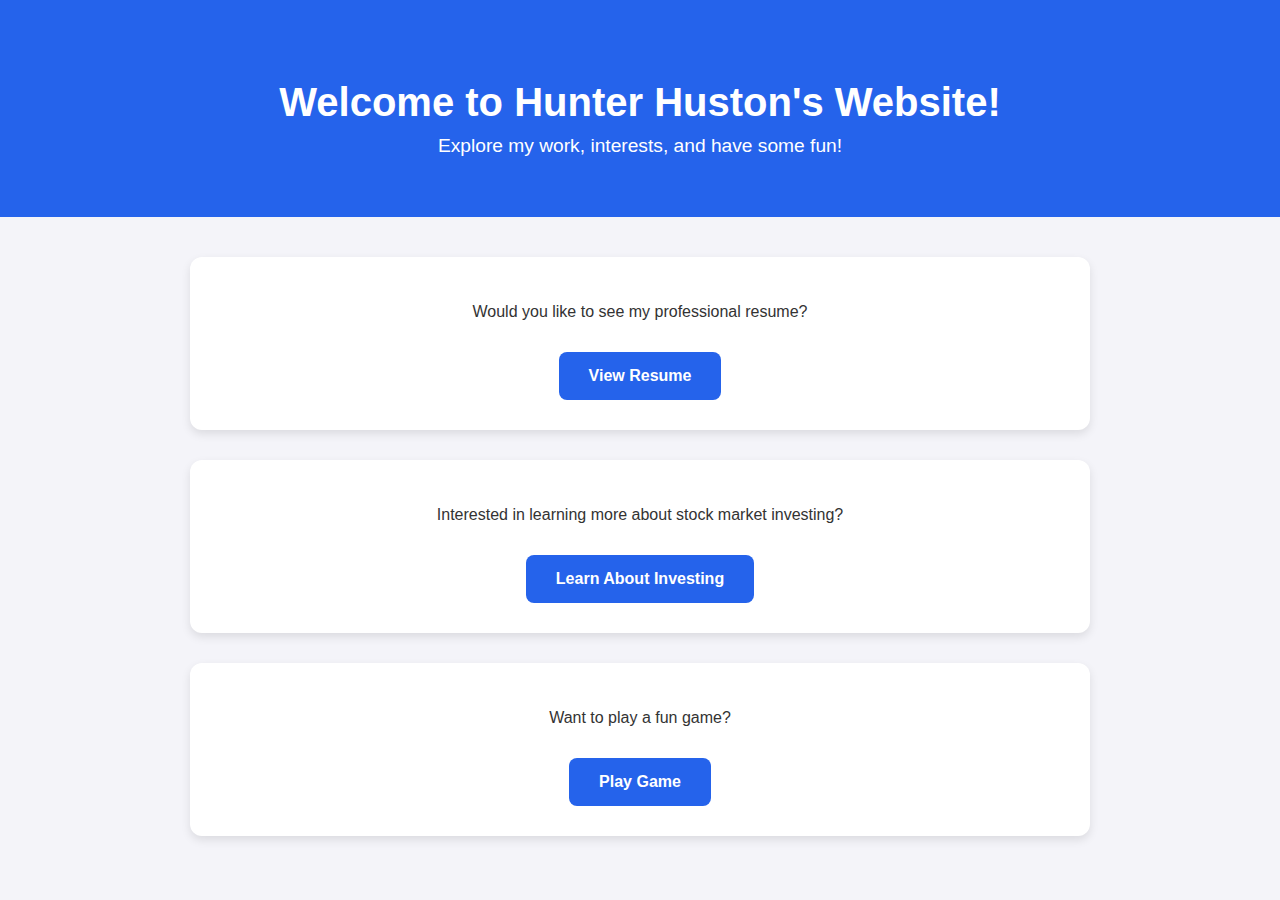
<file: index.html>
<!DOCTYPE html>
<html lang="en">
<head>
  <meta charset="UTF-8">
  <meta name="viewport" content="width=device-width, initial-scale=1.0">
  <title>Hunter Huston's Website</title>
  <style>
    /* Base Styles */
    body {
      font-family: 'Segoe UI', Tahoma, Geneva, Verdana, sans-serif;
      background: #f4f4f9;
      color: #333;
      margin: 0;
      padding: 0;
    }

    /* Header */
    header {
      background-color: #2563eb;
      color: white;
      text-align: center;
      padding: 80px 20px 60px 20px;
    }
    header h1 {
      margin: 0 0 10px 0;
      font-size: 2.5em;
    }
    header p {
      font-size: 1.2em;
      margin: 0;
    }

    /* Main Content */
    main {
      max-width: 900px;
      margin: 40px auto;
      padding: 0 20px;
      display: flex;
      flex-direction: column;
      gap: 30px;
    }

    /* Sections with Buttons */
    .section {
      background: white;
      padding: 30px;
      border-radius: 12px;
      box-shadow: 0 4px 10px rgba(0,0,0,0.1);
      text-align: center;
      transition: transform 0.2s;
    }
    .section:hover {
      transform: translateY(-5px);
    }

    .section a {
      display: inline-block;
      margin-top: 15px;
      padding: 15px 30px;
      font-size: 1em;
      font-weight: bold;
      color: white;
      background-color: #2563eb;
      border-radius: 8px;
      text-decoration: none;
      transition: background-color 0.3s, transform 0.2s;
    }
    .section a:hover {
      background-color: #1d4ed8;
      transform: scale(1.05);
    }
  </style>
</head>
<body>
  <header>
    <h1>Welcome to Hunter Huston's Website!</h1>
    <p>Explore my work, interests, and have some fun!</p>
  </header>

  <main>
    <div class="section">
      <p>Would you like to see my professional resume?</p>
      <a href="resume.html">View Resume</a>
    </div>

    <div class="section">
      <p>Interested in learning more about stock market investing?</p>
      <a href="stock market investing page.html">Learn About Investing</a>
    </div>

    <div class="section">
      <p>Want to play a fun game?</p>
      <a href="game.html">Play Game</a>
    </div>
  </main>
</body>
</html>
</file>
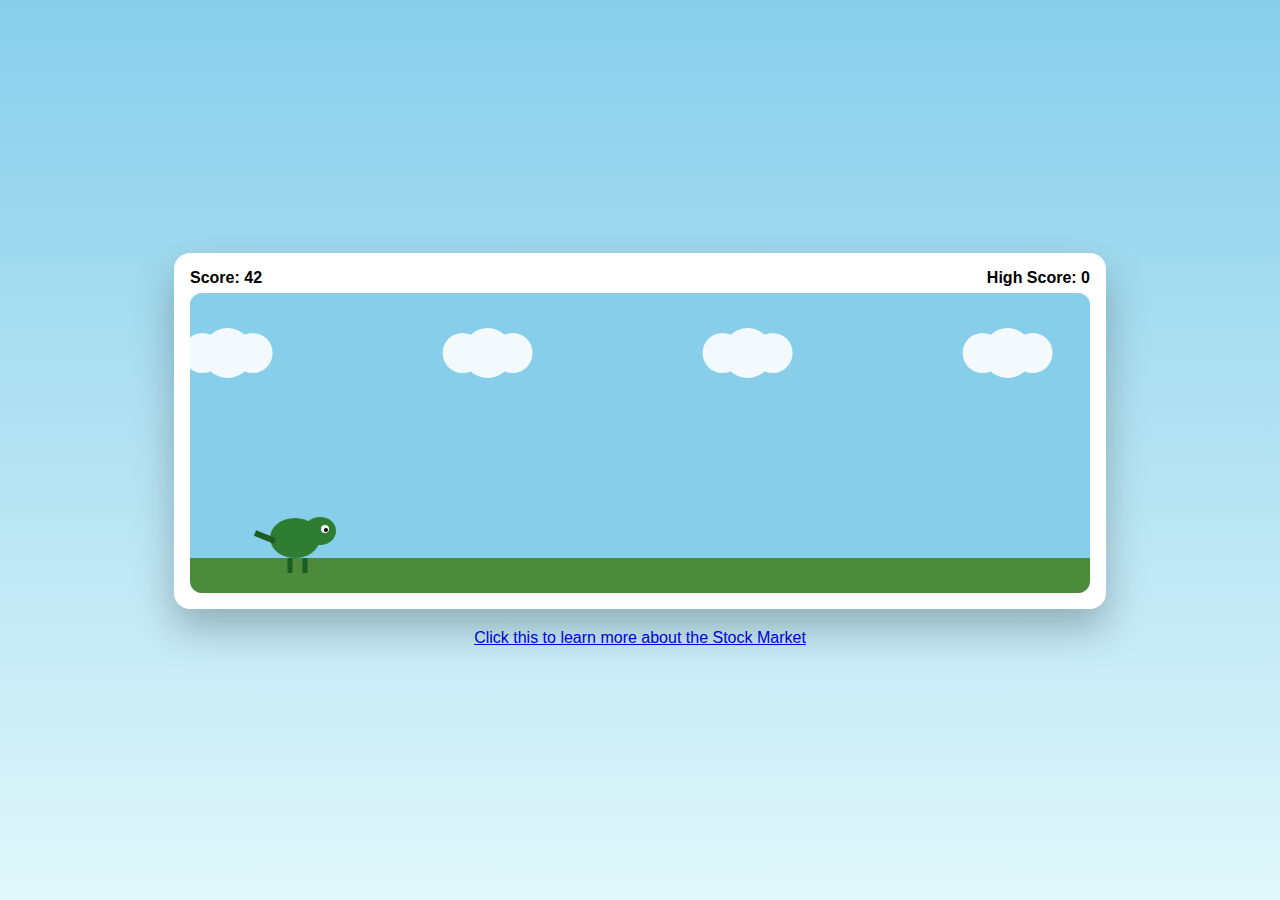
<file: game.html>
<!DOCTYPE html>
<html lang="en">
    
<head>
  <meta charset="UTF-8" />
  <title>Dino Runner</title>
  <meta name="viewport" content="width=device-width, initial-scale=1.0" />

  <style>
    body {
      margin: 0;
      background: linear-gradient(#87ceeb, #e0f7fa);
      font-family: Arial, sans-serif;
      display: flex;
      justify-content: center;
      align-items: center;
      height: 100vh;
    }

    .page-wrapper {
      display: flex;
      flex-direction: column;
      align-items: center;
    }

    .game-container {
      position: relative;
      background: white;
      padding: 16px;
      border-radius: 16px;
      box-shadow: 0 20px 40px rgba(0,0,0,0.25);
    }

    canvas {
      border-radius: 12px;
      background: #c8f7c5;
      display: block;
    }

    .ui {
      display: flex;
      justify-content: space-between;
      margin-bottom: 6px;
      font-weight: bold;
    }

    .overlay {
      position: absolute;
      inset: 0;
      background: rgba(0,0,0,0.7);
      color: white;
      display: none;
      align-items: center;
      justify-content: center;
      flex-direction: column;
      border-radius: 16px;
    }

    .overlay h1 {
      color: #ef4444;
      font-size: 40px;
    }

    .overlay button {
      margin-top: 16px;
      padding: 12px 24px;
      font-size: 18px;
      border: none;
      border-radius: 8px;
      background: #22c55e;
      cursor: pointer;
      font-weight: bold;
    }

    .footer {
      text-align: center;
      margin-top: 20px;
    }
  </style>
</head>

<body>

<div class="page-wrapper">

  <div class="game-container">
    <div class="ui">
      <div id="score">Score: 0</div>
      <div id="high">High Score: 0</div>
    </div>

    <canvas id="game" width="900" height="300"></canvas>

    <div id="failOverlay" class="overlay">
      <h1>LEVEL FAILED</h1>
      <button onclick="location.reload()">Play Again</button>
    </div>
  </div>

  <!-- Link below the game -->
  <div class="footer">
    <a href="stock market investing page.html">Click this to learn more about the Stock Market</a>
  </div>

</div> <!-- end page-wrapper -->

<script>
  const canvas = document.getElementById("game");
  const ctx = canvas.getContext("2d");
  const failOverlay = document.getElementById("failOverlay");

  const scoreEl = document.getElementById("score");
  const highEl = document.getElementById("high");

  let score = 0;
  let highScore = localStorage.getItem("dinoHigh") || 0;
  highEl.textContent = "High Score: " + highScore;

  const groundY = 220;
  const gravity = 0.8;
  let speed = 6;

  let frame = 0;
  let gameOver = false;

  const dino = {
    x: 80,
    y: groundY,
    w: 55,
    h: 45,
    vy: 0,
    jumping: false
  };

  let obstacles = [];

  function drawBackground() {
    ctx.fillStyle = "#87ceeb";
    ctx.fillRect(0, 0, canvas.width, canvas.height);

    ctx.fillStyle = "rgba(255,255,255,0.9)";
    for (let i = 0; i < 4; i++) {
      const x = (frame * 0.3 + i * 260) % canvas.width;
      ctx.beginPath();
      ctx.arc(x, 60, 20, 0, Math.PI * 2);
      ctx.arc(x + 25, 60, 25, 0, Math.PI * 2);
      ctx.arc(x + 50, 60, 20, 0, Math.PI * 2);
      ctx.fill();
    }

    ctx.fillStyle = "#4b8b3b";
    ctx.fillRect(0, groundY + dino.h, canvas.width, canvas.height);
  }

  function drawDino() {
    ctx.fillStyle = "#2e7d32";

    ctx.beginPath();
    ctx.ellipse(dino.x + 25, dino.y + 25, 25, 20, 0, 0, Math.PI * 2);
    ctx.fill();

    ctx.beginPath();
    ctx.ellipse(dino.x + 50, dino.y + 18, 16, 14, 0, 0, Math.PI * 2);
    ctx.fill();

    ctx.strokeStyle = "#1b5e20";
    ctx.lineWidth = 6;
    ctx.beginPath();
    ctx.moveTo(dino.x + 5, dino.y + 28);
    ctx.lineTo(dino.x - 15, dino.y + 20);
    ctx.stroke();

    ctx.lineWidth = 5;
    ctx.beginPath();
    ctx.moveTo(dino.x + 20, dino.y + 45);
    ctx.lineTo(dino.x + 20, dino.y + 60);
    ctx.moveTo(dino.x + 35, dino.y + 45);
    ctx.lineTo(dino.x + 35, dino.y + 60);
    ctx.stroke();

    ctx.fillStyle = "#fff";
    ctx.beginPath();
    ctx.arc(dino.x + 55, dino.y + 16, 4, 0, Math.PI * 2);
    ctx.fill();
    ctx.fillStyle = "#000";
    ctx.beginPath();
    ctx.arc(dino.x + 56, dino.y + 17, 2, 0, Math.PI * 2);
    ctx.fill();
  }

  function spawnObstacle() {
    const r = Math.random();
    if (r < 0.5) {
      obstacles.push({ type: "tree", x: canvas.width, y: groundY, w: 30, h: 40 });
    } else if (r < 0.75) {
      obstacles.push({ type: "bird", x: canvas.width, y: groundY - 40, w: 48, h: 26, wing: 0 });
    } else {
      obstacles.push({ type: "asteroid", x: canvas.width, y: groundY + 20, w: 34, h: 34, rot: Math.random() * Math.PI });
    }
  }

  function drawObstacles() {
    obstacles.forEach(o => {
      if (o.type === "tree") {
        ctx.fillStyle = "#5b3a1e";
        ctx.fillRect(o.x + 10, o.y + 20, 10, o.h);
        ctx.fillStyle = "#166534";
        ctx.beginPath();
        ctx.arc(o.x + 15, o.y + 20, 25, 0, Math.PI * 2);
        ctx.fill();
      }
      if (o.type === "bird") {
        const wing = Math.sin(o.wing) * 10;
        ctx.fillStyle = "#374151";
        ctx.beginPath();
        ctx.ellipse(o.x + 24, o.y + 13, 18, 10, 0, 0, Math.PI * 2);
        ctx.fill();
        ctx.strokeStyle = "#1f2937";
        ctx.lineWidth = 3;
        ctx.beginPath();
        ctx.moveTo(o.x + 10, o.y + 13);
        ctx.lineTo(o.x - 8, o.y + 13 - wing);
        ctx.moveTo(o.x + 38, o.y + 13);
        ctx.lineTo(o.x + 56, o.y + 13 - wing);
        ctx.stroke();
      }
      if (o.type === "asteroid") {
        ctx.save();
        ctx.translate(o.x + o.w / 2, o.y + o.h / 2);
        ctx.rotate(o.rot);
        const g = ctx.createRadialGradient(-6, -6, 4, 0, 0, 20);
        g.addColorStop(0, "#d1d5db");
        g.addColorStop(1, "#6b7280");
        ctx.fillStyle = g;
        ctx.beginPath();
        ctx.arc(0, 0, o.w / 2, 0, Math.PI * 2);
        ctx.fill();
        ctx.restore();
      }
    });
  }

  function update() {
    if (gameOver) return;
    frame++;
    score++;
    scoreEl.textContent = "Score: " + score;

    if (frame % 80 === 0) spawnObstacle();

    drawBackground();

    dino.y += dino.vy;
    dino.vy += gravity;
    if (dino.y >= groundY) {
      dino.y = groundY;
      dino.vy = 0;
      dino.jumping = false;
    }

    obstacles.forEach(o => {
      o.x -= speed;
      if (o.wing !== undefined) o.wing += 0.25;
      if (o.rot !== undefined) o.rot += 0.15;

      if (
        dino.x < o.x + o.w &&
        dino.x + dino.w > o.x &&
        dino.y < o.y + o.h &&
        dino.y + dino.h > o.y
      ) {
        gameOver = true;
        failOverlay.style.display = "flex";
        if (score > highScore) {
          localStorage.setItem("dinoHigh", score);
        }
      }
    });

    obstacles = obstacles.filter(o => o.x + o.w > 0);

    drawDino();
    drawObstacles();

    requestAnimationFrame(update);
  }

  document.addEventListener("keydown", e => {
    if (e.code === "Space" && !dino.jumping) {
      dino.vy = -14;
      dino.jumping = true;
    }
  });

  update();
</script>

</body>
</html>
</file>
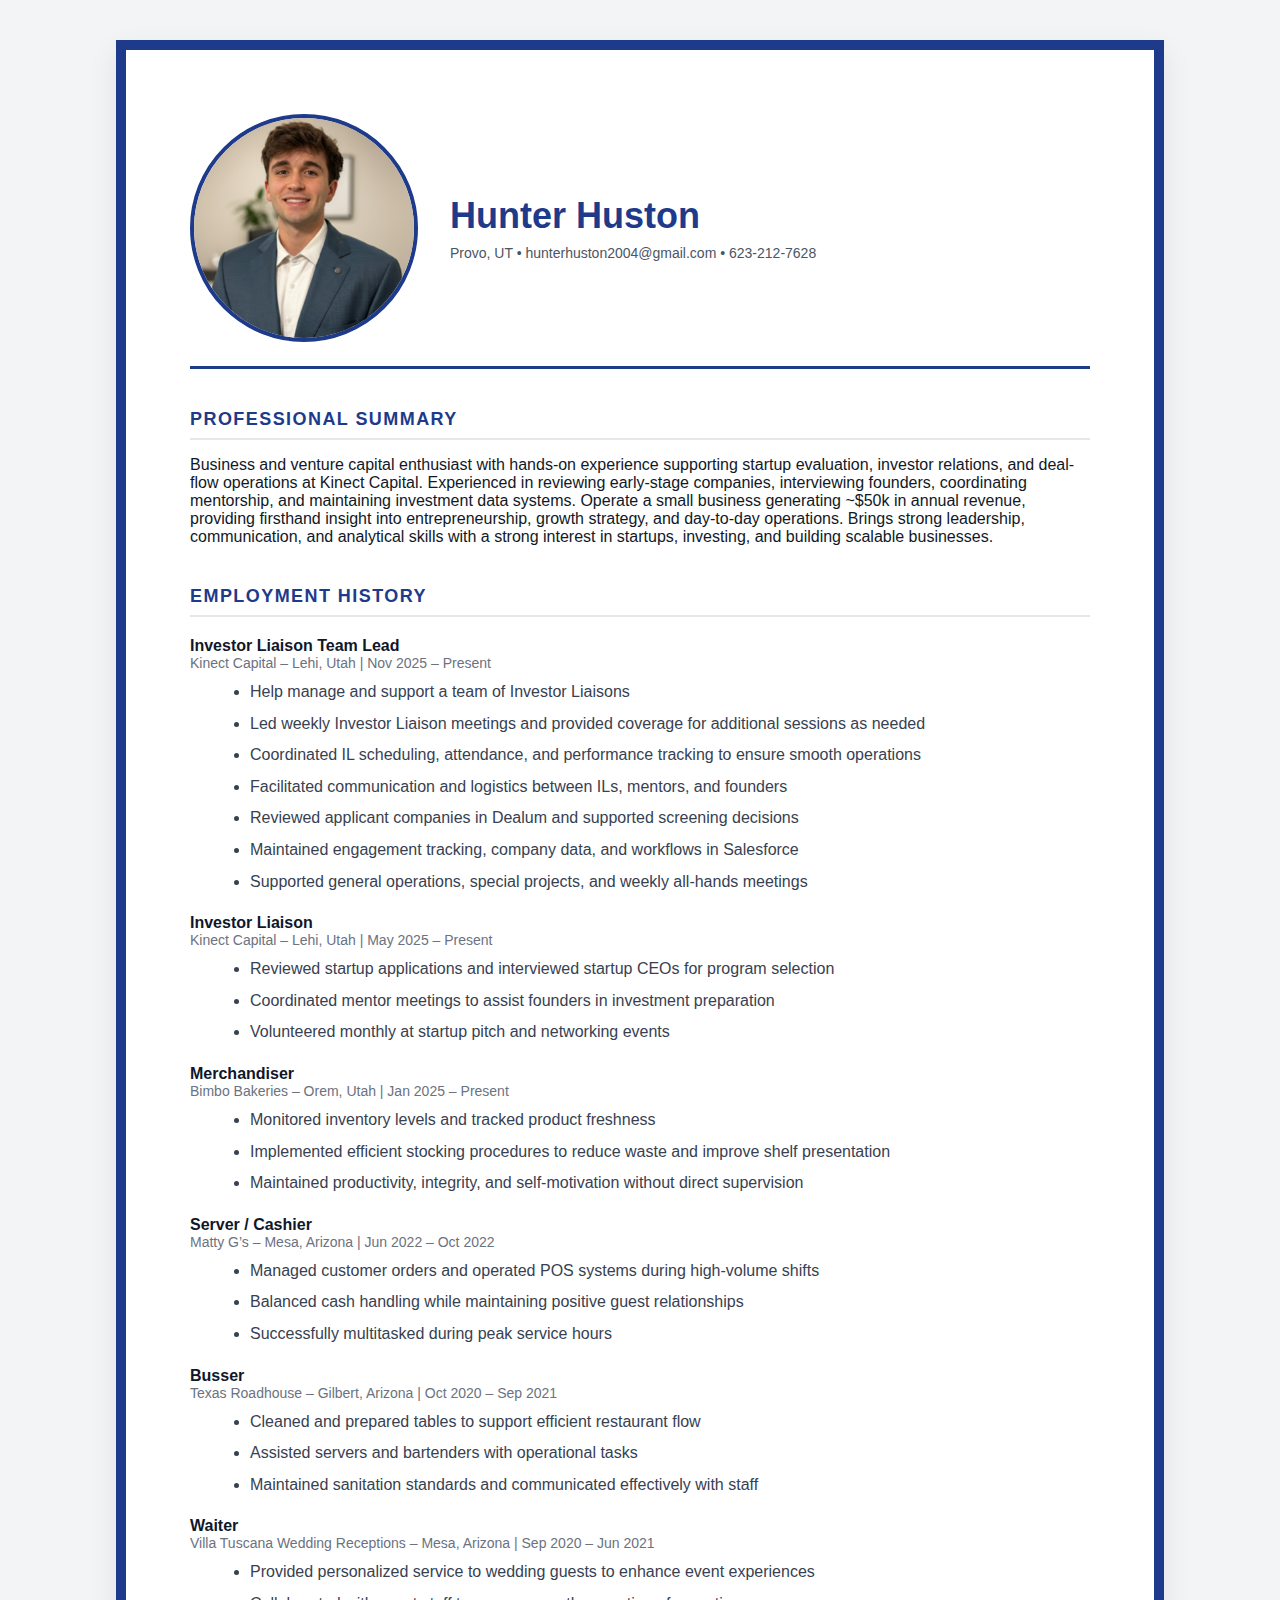
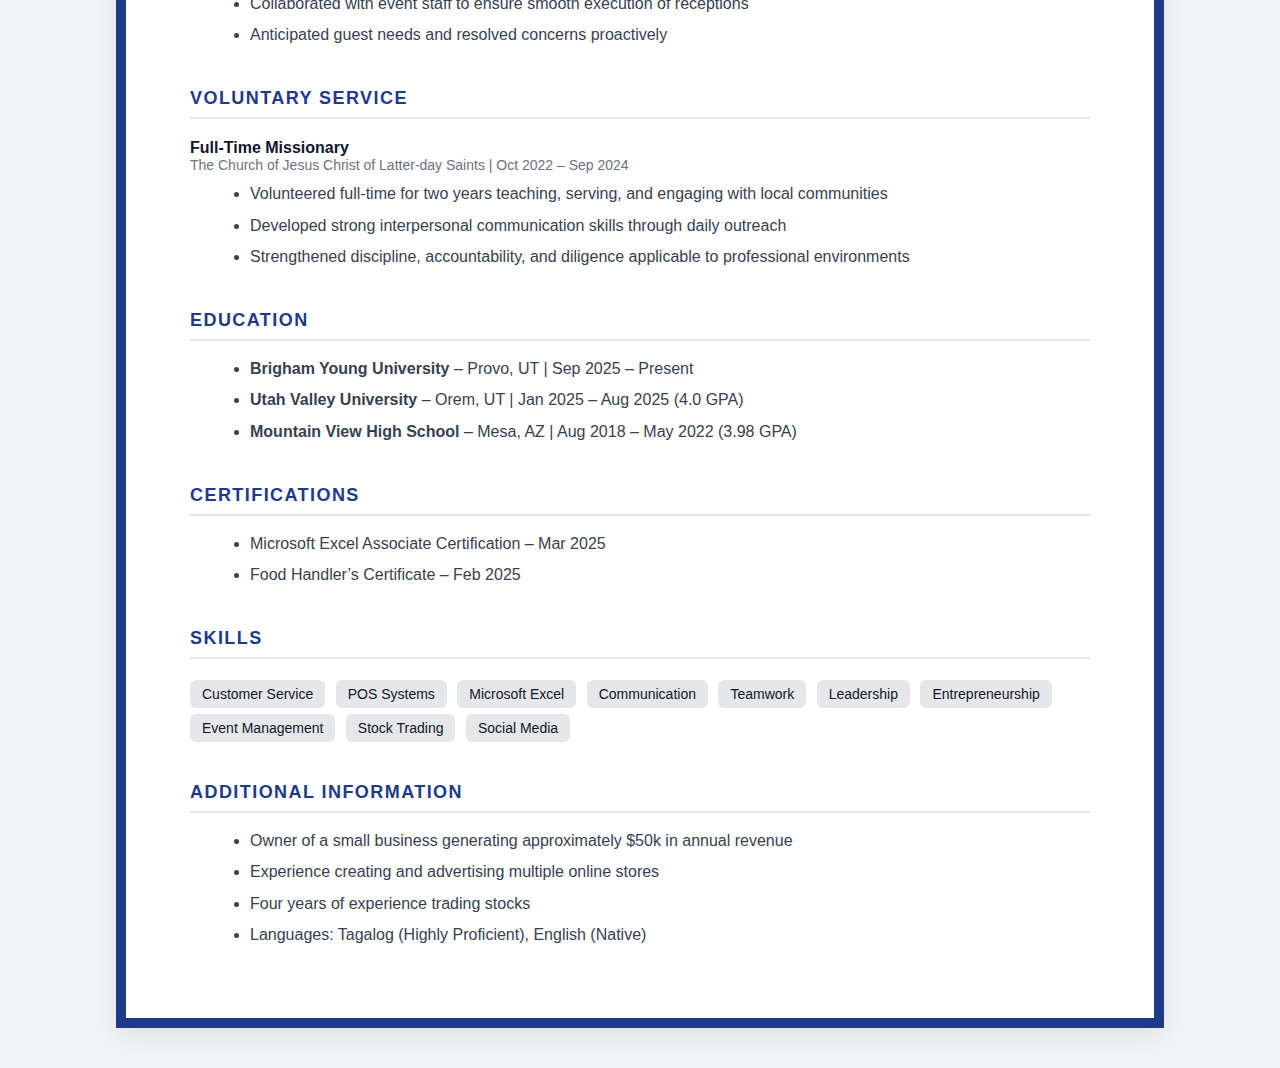
<file: resume.html>
<!DOCTYPE html>
<html lang="en">
<head>
  <meta charset="UTF-8" />
  <meta name="viewport" content="width=device-width, initial-scale=1.0" />
  <title>Hunter Huston – Resume</title>

  <link rel="stylesheet" href="resume.css">

</head>
<body>
  <div class="page">

    <!-- HEADER -->
    <div class="header">
      <img src="images/headshot.png" alt="Hunter Huston headshot" />
      <div>
        <h1>Hunter Huston</h1>
        <div class="contact">
          Provo, UT • hunterhuston2004@gmail.com • 623-212-7628
        </div>
      </div>
    </div>

    <!-- SUMMARY -->
    <div class="section">
      <h2>Professional Summary</h2>
      <p>
        Business and venture capital enthusiast with hands-on experience supporting startup evaluation, investor relations,
        and deal-flow operations at Kinect Capital. Experienced in reviewing early-stage companies, interviewing founders,
        coordinating mentorship, and maintaining investment data systems. Operate a small business generating ~$50k in
        annual revenue, providing firsthand insight into entrepreneurship, growth strategy, and day-to-day operations.
        Brings strong leadership, communication, and analytical skills with a strong interest in startups, investing,
        and building scalable businesses.
      </p>
    </div>

    <!-- EXPERIENCE -->
    <div class="section">
      <h2>Employment History</h2>

      <div class="job">
        <div class="job-title">Investor Liaison Team Lead</div>
        <div class="job-meta">Kinect Capital – Lehi, Utah | Nov 2025 – Present</div>
        <ul>
          <li>Help manage and support a team of Investor Liaisons</li>
          <li>Led weekly Investor Liaison meetings and provided coverage for additional sessions as needed</li>
          <li>Coordinated IL scheduling, attendance, and performance tracking to ensure smooth operations</li>
          <li>Facilitated communication and logistics between ILs, mentors, and founders</li>
          <li>Reviewed applicant companies in Dealum and supported screening decisions</li>
          <li>Maintained engagement tracking, company data, and workflows in Salesforce</li>
          <li>Supported general operations, special projects, and weekly all-hands meetings</li>
        </ul>
      </div>

      <div class="job">
        <div class="job-title">Investor Liaison</div>
        <div class="job-meta">Kinect Capital – Lehi, Utah | May 2025 – Present</div>
        <ul>
          <li>Reviewed startup applications and interviewed startup CEOs for program selection</li>
          <li>Coordinated mentor meetings to assist founders in investment preparation</li>
          <li>Volunteered monthly at startup pitch and networking events</li>
        </ul>
      </div>

      <div class="job">
        <div class="job-title">Merchandiser</div>
        <div class="job-meta">Bimbo Bakeries – Orem, Utah | Jan 2025 – Present</div>
        <ul>
          <li>Monitored inventory levels and tracked product freshness</li>
          <li>Implemented efficient stocking procedures to reduce waste and improve shelf presentation</li>
          <li>Maintained productivity, integrity, and self-motivation without direct supervision</li>
        </ul>
      </div>

      <div class="job">
        <div class="job-title">Server / Cashier</div>
        <div class="job-meta">Matty G’s – Mesa, Arizona | Jun 2022 – Oct 2022</div>
        <ul>
          <li>Managed customer orders and operated POS systems during high-volume shifts</li>
          <li>Balanced cash handling while maintaining positive guest relationships</li>
          <li>Successfully multitasked during peak service hours</li>
        </ul>
      </div>

      <div class="job">
        <div class="job-title">Busser</div>
        <div class="job-meta">Texas Roadhouse – Gilbert, Arizona | Oct 2020 – Sep 2021</div>
        <ul>
          <li>Cleaned and prepared tables to support efficient restaurant flow</li>
          <li>Assisted servers and bartenders with operational tasks</li>
          <li>Maintained sanitation standards and communicated effectively with staff</li>
        </ul>
      </div>

      <div class="job">
        <div class="job-title">Waiter</div>
        <div class="job-meta">Villa Tuscana Wedding Receptions – Mesa, Arizona | Sep 2020 – Jun 2021</div>
        <ul>
          <li>Provided personalized service to wedding guests to enhance event experiences</li>
          <li>Collaborated with event staff to ensure smooth execution of receptions</li>
          <li>Anticipated guest needs and resolved concerns proactively</li>
        </ul>
      </div>
    </div>

    <!-- VOLUNTARY SERVICE -->
    <div class="section">
      <h2>Voluntary Service</h2>
      <div class="job">
        <div class="job-title">Full-Time Missionary</div>
        <div class="job-meta">The Church of Jesus Christ of Latter-day Saints | Oct 2022 – Sep 2024</div>
        <ul>
          <li>Volunteered full-time for two years teaching, serving, and engaging with local communities</li>
          <li>Developed strong interpersonal communication skills through daily outreach</li>
          <li>Strengthened discipline, accountability, and diligence applicable to professional environments</li>
        </ul>
      </div>
    </div>

    <!-- EDUCATION -->
    <div class="section">
      <h2>Education</h2>
      <ul>
        <li><strong>Brigham Young University</strong> – Provo, UT | Sep 2025 – Present</li>
        <li><strong>Utah Valley University</strong> – Orem, UT | Jan 2025 – Aug 2025 (4.0 GPA)</li>
        <li><strong>Mountain View High School</strong> – Mesa, AZ | Aug 2018 – May 2022 (3.98 GPA)</li>
      </ul>
    </div>

    <!-- CERTIFICATIONS -->
    <div class="section">
      <h2>Certifications</h2>
      <ul>
        <li>Microsoft Excel Associate Certification – Mar 2025</li>
        <li>Food Handler’s Certificate – Feb 2025</li>
      </ul>
    </div>

    <!-- SKILLS -->
    <div class="section">
      <h2>Skills</h2>
      <div class="skills">
        <span>Customer Service</span>
        <span>POS Systems</span>
        <span>Microsoft Excel</span>
        <span>Communication</span>
        <span>Teamwork</span>
        <span>Leadership</span>
        <span>Entrepreneurship</span>
        <span>Event Management</span>
        <span>Stock Trading</span>
        <span>Social Media</span>
      </div>
    </div>

    <!-- ADDITIONAL -->
    <div class="section">
      <h2>Additional Information</h2>
      <ul>
        <li>Owner of a small business generating approximately $50k in annual revenue</li>
        <li>Experience creating and advertising multiple online stores</li>
        <li>Four years of experience trading stocks</li>
        <li>Languages: Tagalog (Highly Proficient), English (Native)</li>
      </ul>
    </div>

  </div>
</body>
</html>
</file>
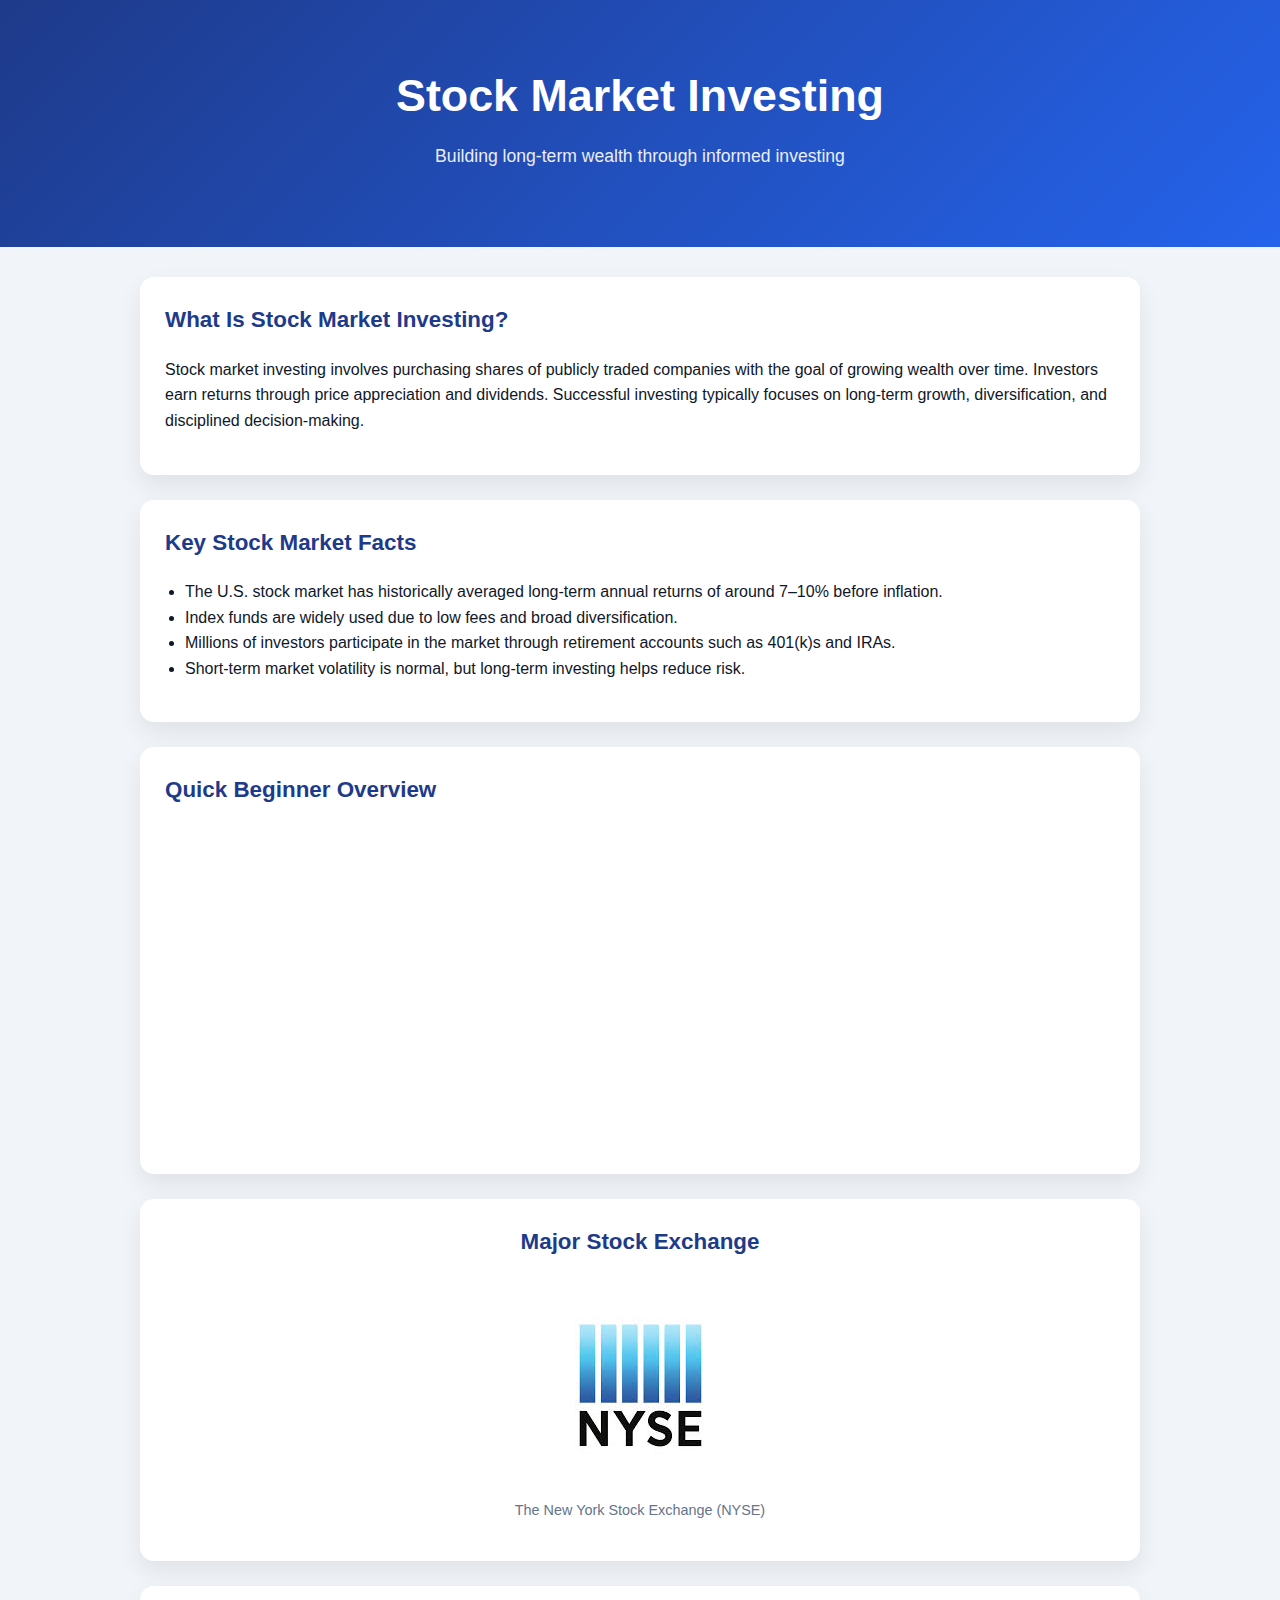
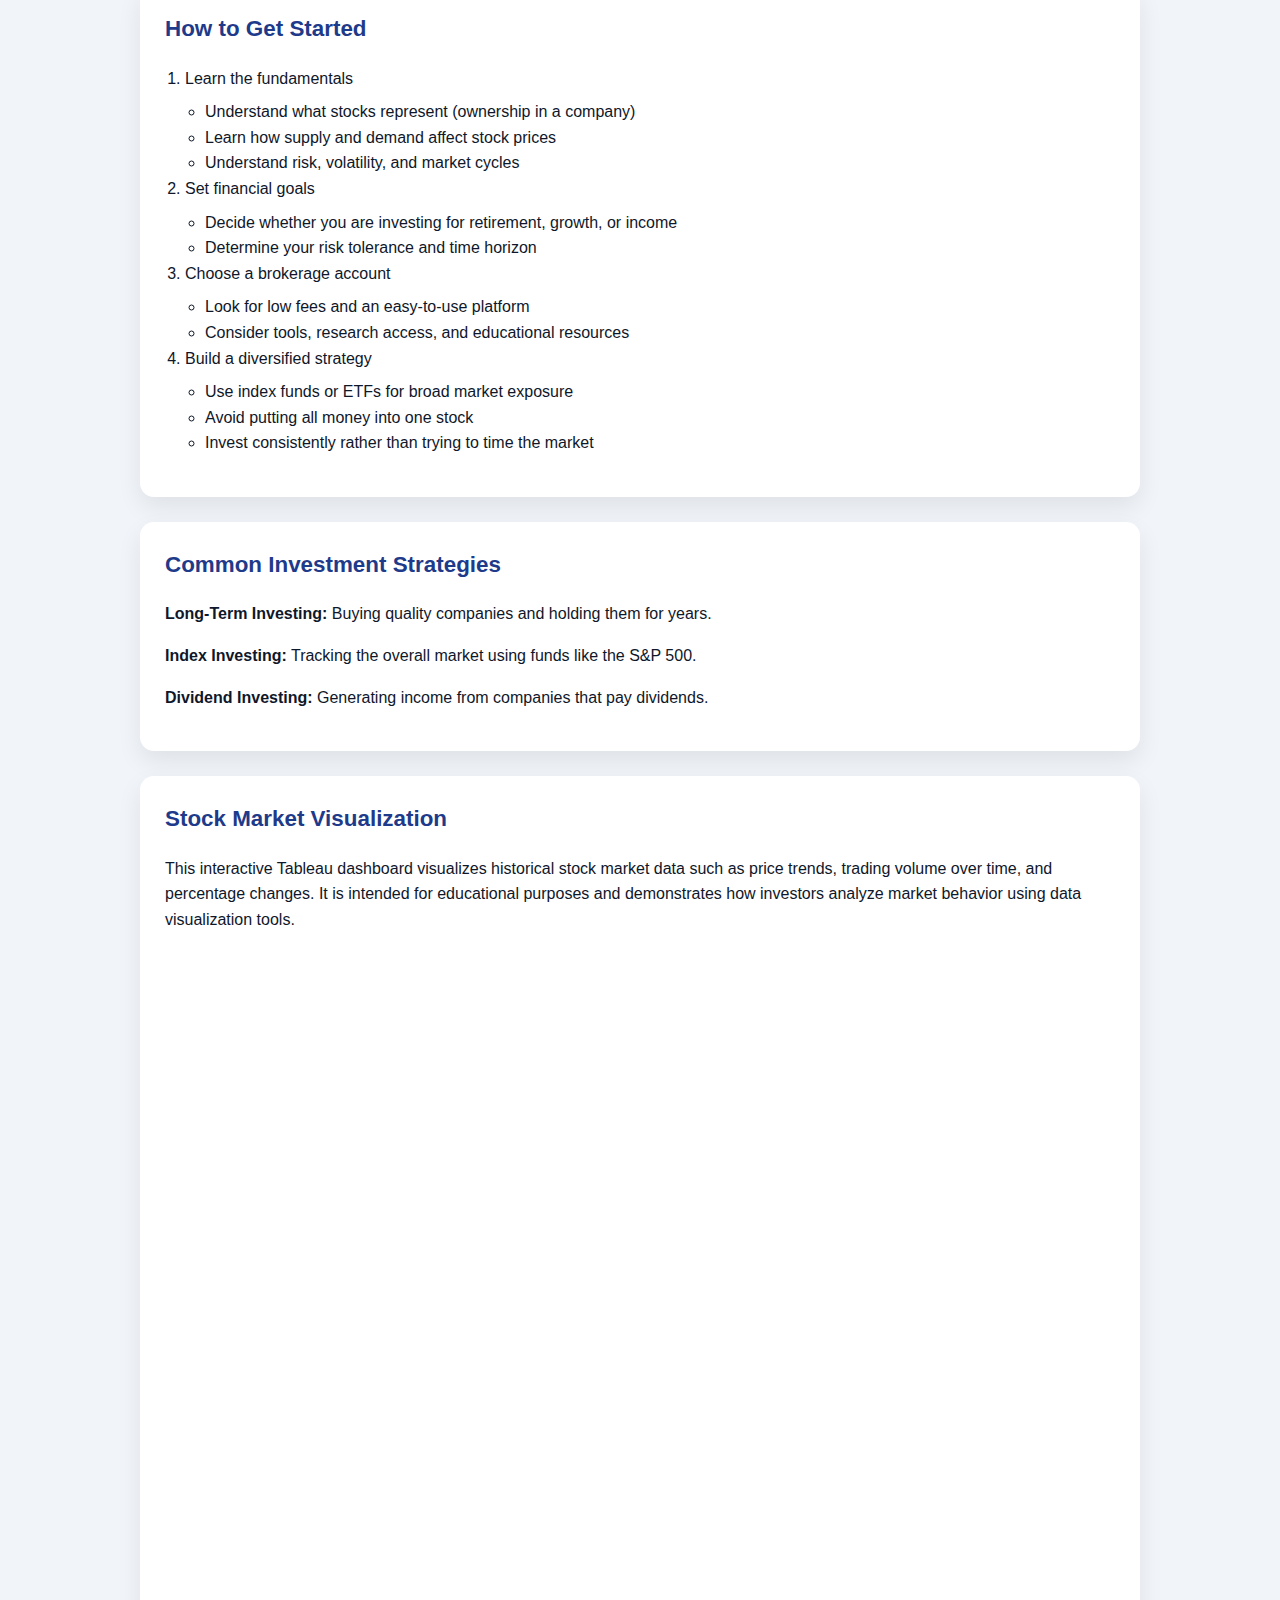
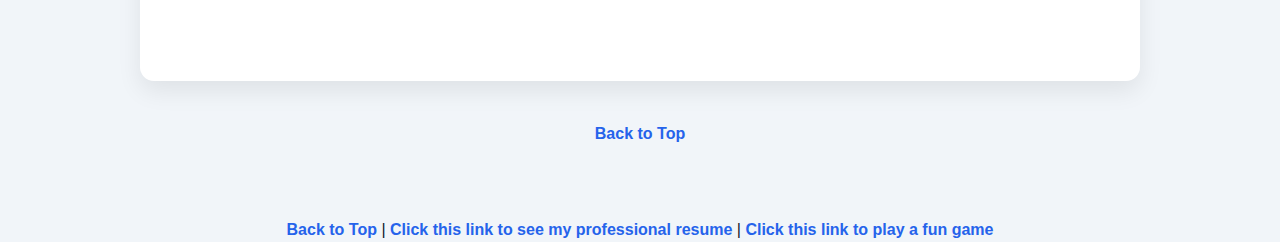
<file: stock market investing page.html>
<!DOCTYPE html>
<html lang="en">
<head>
  <meta charset="UTF-8" />
  <meta name="viewport" content="width=device-width, initial-scale=1.0" />
  <title>Stock Market Investing</title>
  <link rel="stylesheet" href="stockmarket.css">
</head>
<body>

  <!-- Anchor -->
  <a id="top"></a>

  <!-- Hero -->
  <div class="hero">
    <h1>Stock Market Investing</h1>
    <p>Building long-term wealth through informed investing</p>
  </div>

  <!-- Intro -->
  <div class="container">
    <div class="card">
      <h2>What Is Stock Market Investing?</h2>
      <p>
        Stock market investing involves purchasing shares of publicly traded companies with the goal of
        growing wealth over time. Investors earn returns through price appreciation and dividends.
        Successful investing typically focuses on long-term growth, diversification, and disciplined decision-making.
      </p>
    </div>

    <!-- Key Facts -->
    <div class="card">
      <h2>Key Stock Market Facts</h2>
      <ul>
        <li>The U.S. stock market has historically averaged long-term annual returns of around 7–10% before inflation.</li>
        <li>Index funds are widely used due to low fees and broad diversification.</li>
        <li>Millions of investors participate in the market through retirement accounts such as 401(k)s and IRAs.</li>
        <li>Short-term market volatility is normal, but long-term investing helps reduce risk.</li>
      </ul>
    </div>

    <!-- Video -->
    <div class="card">
      <h2>Quick Beginner Overview</h2>
      <iframe
        src="https://www.youtube.com/embed/R4h7fyAU7GA"
        title="Stock Market Investing for Beginners"
        allowfullscreen>
      </iframe>
    </div>

    <!-- Image -->
    <div class="card center">
      <h2>Major Stock Exchange</h2>
     <img src="images/stock market logo.jpg" alt="Stock Market Logo">

      <p class="caption">The New York Stock Exchange (NYSE)</p>
    </div>

    <!-- How to Get Started -->
    <div class="card">
      <h2>How to Get Started</h2>
      <ol>
        <li>Learn the fundamentals
          <ul>
            <li>Understand what stocks represent (ownership in a company)</li>
            <li>Learn how supply and demand affect stock prices</li>
            <li>Understand risk, volatility, and market cycles</li>
          </ul>
        </li>

        <li>Set financial goals
          <ul>
            <li>Decide whether you are investing for retirement, growth, or income</li>
            <li>Determine your risk tolerance and time horizon</li>
          </ul>
        </li>

        <li>Choose a brokerage account
          <ul>
            <li>Look for low fees and an easy-to-use platform</li>
            <li>Consider tools, research access, and educational resources</li>
          </ul>
        </li>

        <li>Build a diversified strategy
          <ul>
            <li>Use index funds or ETFs for broad market exposure</li>
            <li>Avoid putting all money into one stock</li>
            <li>Invest consistently rather than trying to time the market</li>
          </ul>
        </li>
      </ol>
    </div>

    <!-- Strategies -->
    <div class="card">
      <h2>Common Investment Strategies</h2>
      <p><strong>Long-Term Investing:</strong> Buying quality companies and holding them for years.</p>
      <p><strong>Index Investing:</strong> Tracking the overall market using funds like the S&P 500.</p>
      <p><strong>Dividend Investing:</strong> Generating income from companies that pay dividends.</p>
    </div>

    <!-- Tableau -->
    <div class="card">
      <h2>Stock Market Visualization</h2>
      <p>
        This interactive Tableau dashboard visualizes historical stock market data such as price trends,
        trading volume over time, and percentage changes. It is intended for educational purposes and
        demonstrates how investors analyze market behavior using data visualization tools.
      </p>

      <iframe
        src="https://public.tableau.com/views/StockMarketDashboard_16860702252850/StockMarketDashboard?:showVizHome=no"
        class="tableau">
      </iframe>
    </div>

    <!-- Footer -->
    <div class="footer">
      <a href="#top">Back to Top</a>
    </div>
  </div>
  <div class="footer">
  <a href="#top">Back to Top</a> |
  <a href="resume.html">Click this link to see my professional resume</a> |
  <a href="game.html">Click this link to play a fun game</a>
</div>


</body>
</html>
</file>
<file: resume.css>
body {
  margin: 0;
  padding: 40px;
  background: #f3f4f6;
  font-family: "Inter", Arial, Helvetica, sans-serif;
  color: #111827;
}

.page {
  max-width: 900px;
  margin: 0 auto;
  background: #ffffff;
  padding: 64px;
  border: 10px solid #1e3a8a;
  box-shadow: 0 10px 28px rgba(0,0,0,0.08);
}

.header {
  display: flex;
  align-items: center;
  gap: 32px;
  padding-bottom: 24px;
  border-bottom: 3px solid #1e3a8a;
}

.header img {
  width: 220px;
  height: 220px;
  object-fit: cover;
  object-position: center 20%;
  border-radius: 50%;
  border: 4px solid #1e3a8a;
}

h1 {
  margin: 0;
  font-size: 36px;
  font-weight: 600;
  color: #1e3a8a;
}

.contact {
  margin-top: 8px;
  font-size: 14px;
  color: #4b5563;
}

h2 {
  margin-top: 40px;
  font-size: 18px;
  text-transform: uppercase;
  letter-spacing: 0.08em;
  color: #1e3a8a;
  border-bottom: 2px solid #e5e7eb;
  padding-bottom: 8px;
}

.section {
  margin-top: 20px;
}

.job {
  margin-top: 20px;
}

.job-title {
  font-weight: 600;
  color: #0f172a;
}

.job-meta {
  font-size: 14px;
  color: #6b7280;
  margin-bottom: 6px;
}

ul {
  margin: 8px 0 0 20px;
}

li {
  margin-bottom: 6px;
  line-height: 1.6;
  color: #374151;
}

.skills span {
  display: inline-block;
  background: #e5e7eb;
  padding: 6px 12px;
  margin: 6px 6px 0 0;
  border-radius: 6px;
  font-size: 14px;
}

@media (max-width: 700px) {
  .header {
    flex-direction: column;
    text-align: center;
  }
}
</file>
<file: stockmarket.css>
/* Base */
body {
  margin: 0;
  font-family: "Inter", Arial, sans-serif;
  background: #f1f5f9;
  color: #0f172a;
  line-height: 1.6;
}

/* Hero */
.hero {
  background: linear-gradient(135deg, #1e3a8a, #2563eb);
  color: white;
  padding: 60px 20px;
  text-align: center;
}

.hero h1 {
  margin: 0;
  font-size: 2.8rem;
}

.hero p {
  margin-top: 10px;
  font-size: 1.1rem;
  opacity: 0.9;
}

/* Layout */
.container {
  max-width: 1000px;
  margin: auto;
  padding: 30px 20px;
}

/* Cards */
.card {
  background: white;
  padding: 25px;
  margin-bottom: 25px;
  border-radius: 14px;
  box-shadow: 0 10px 25px rgba(0,0,0,0.08);
}

.center {
  text-align: center;
}

/* Typography */
h2 {
  margin-top: 0;
  color: #1e3a8a;
  font-size: 1.4rem;
}

.caption {
  font-size: 0.9rem;
  color: #64748b;
}

/* Media */
img {
  max-width: 300px;
  margin-top: 15px;
}

iframe {
  width: 100%;
  height: 315px;
  border-radius: 10px;
  border: none;
}

.tableau {
  height: 700px;
}

/* Lists */
ol {
  padding-left: 20px;
}

ul {
  padding-left: 20px;
  margin-top: 8px;
}

/* Footer */
.footer {
  text-align: center;
  margin-top: 40px;
}

.footer a {
  color: #2563eb;
  text-decoration: none;
  font-weight: 600;
}

.footer a:hover {
  text-decoration: underline;
}

/* Responsive */
@media (max-width: 768px) {
  .hero h1 {
    font-size: 2.2rem;
  }
}
</file>
